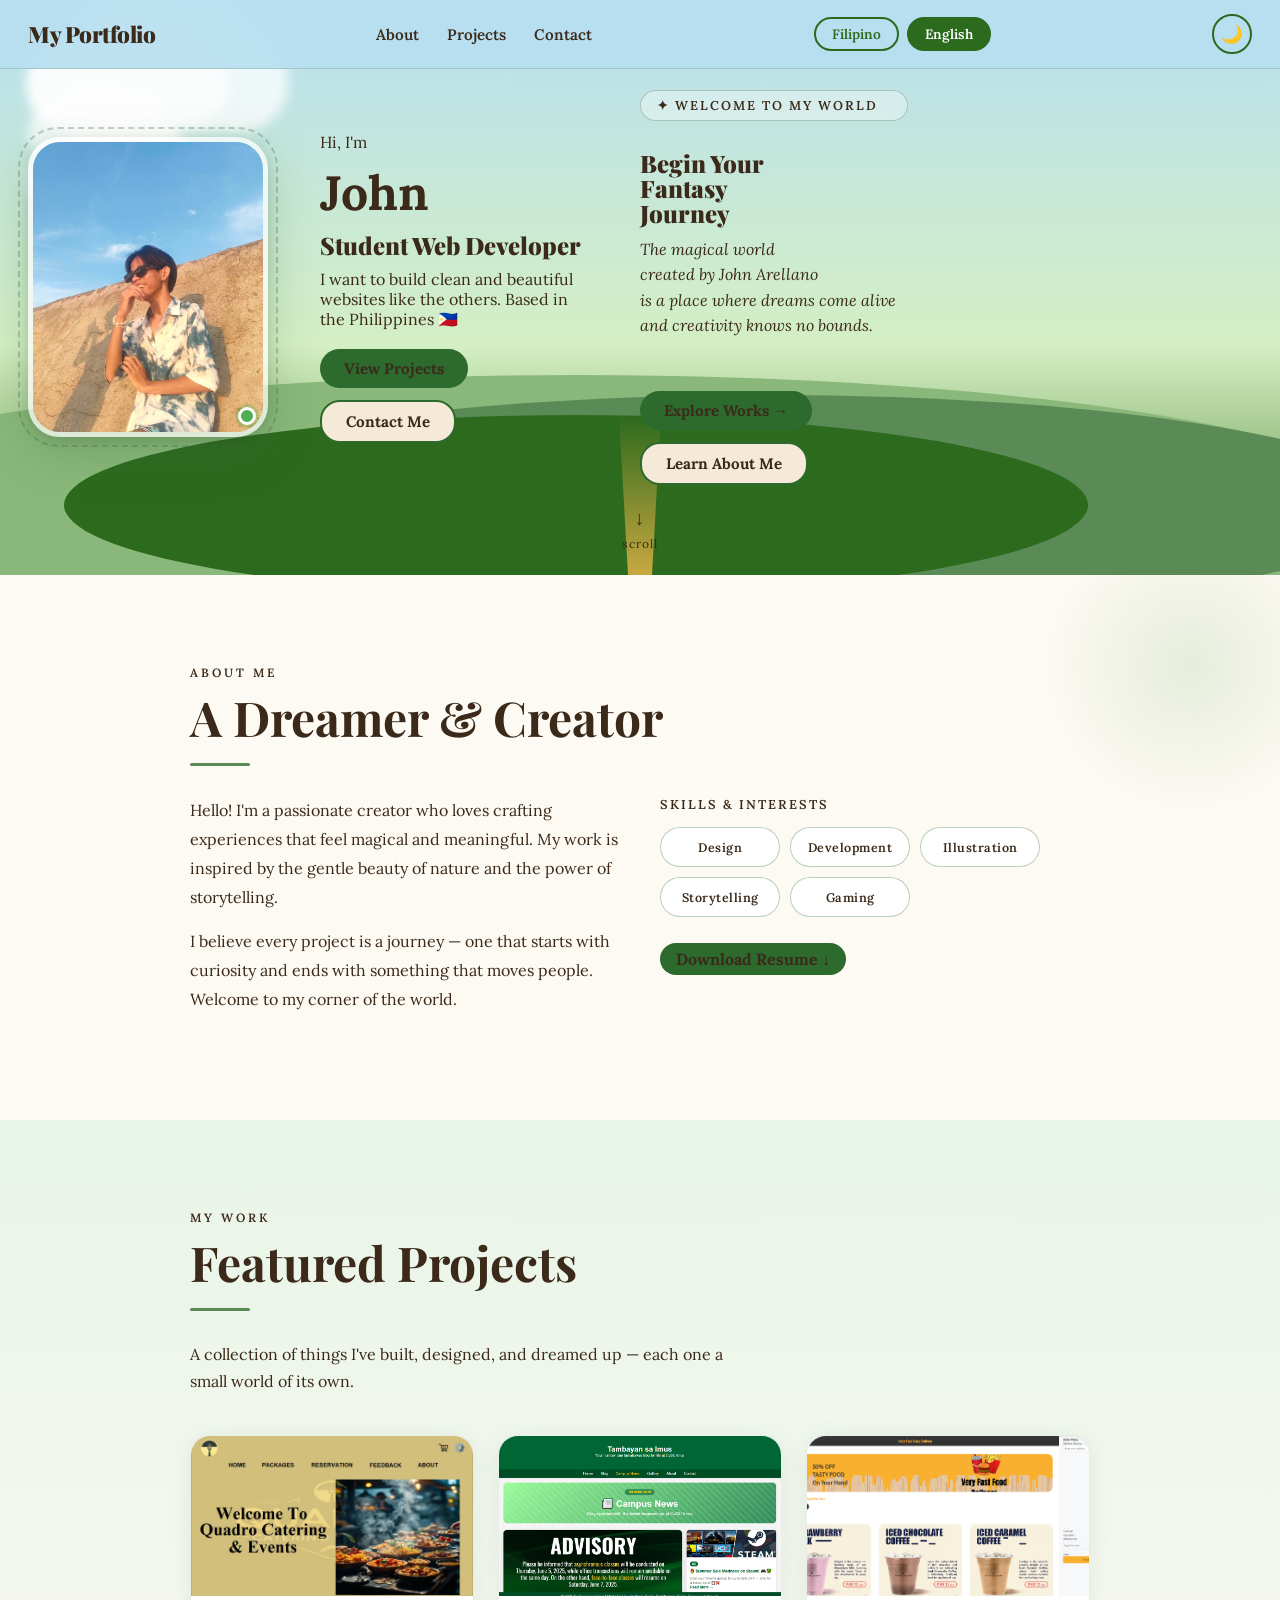
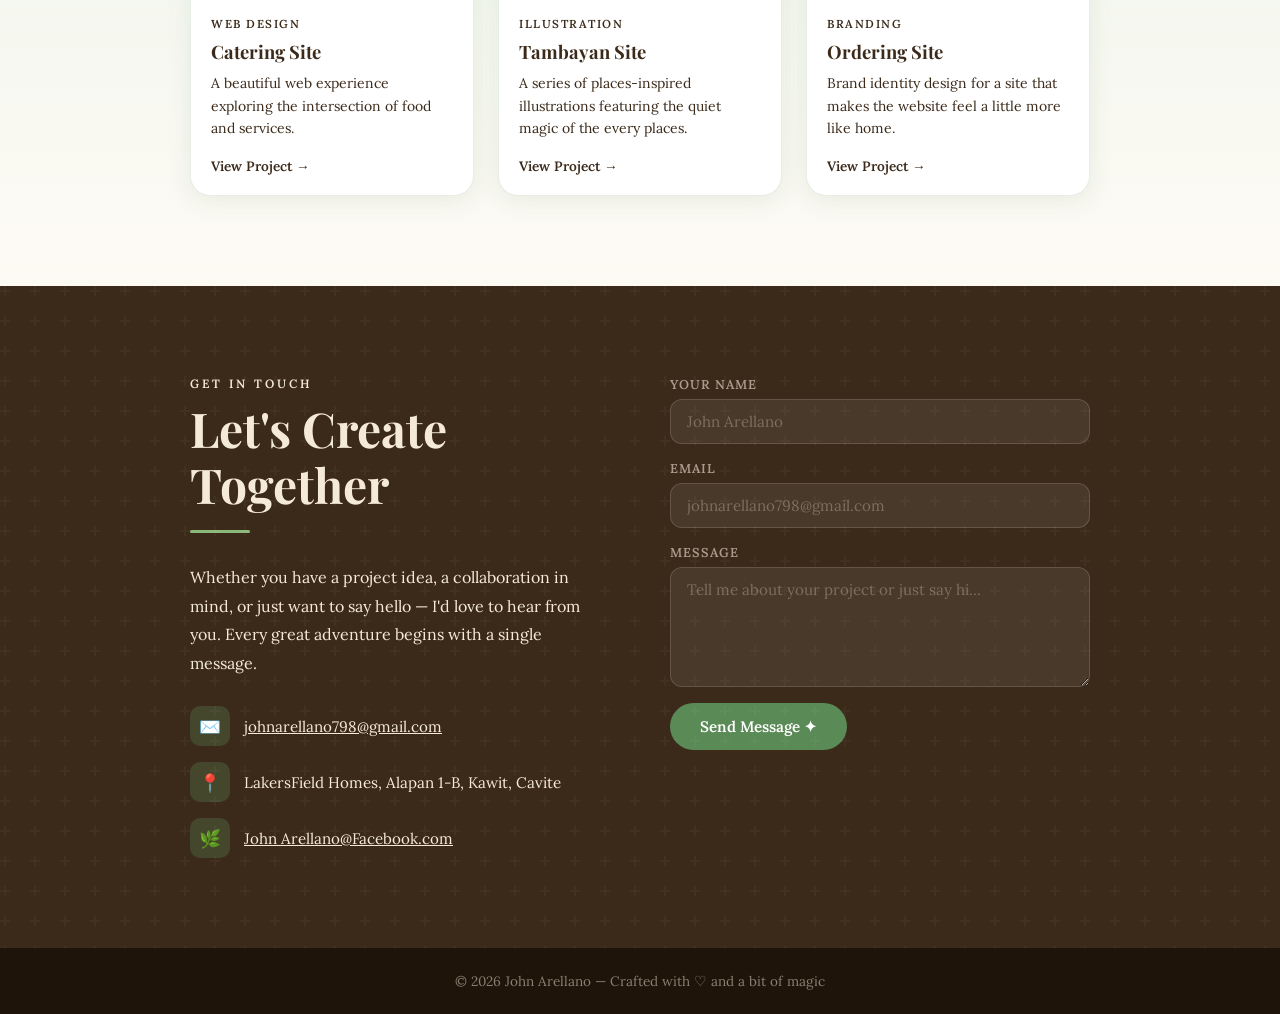
<file: OST FILES/index.html>
<!DOCTYPE html>
<html lang="en">
<head>
  <meta charset="UTF-8" />
  <meta name="viewport" content="width=device-width, initial-scale=1.0"/>
  <title>My Portfolio Journey</title>

  <!-- Google Fonts — ✏️ Change font families here if needed -->
  <link href="https://fonts.googleapis.com/css2?family=Playfair+Display:wght@700;900&family=Lora:ital,wght@0,400;0,600;1,400&display=swap" rel="stylesheet"/>

  <!-- Styles -->
  <link rel="stylesheet" href="styles.css"/>
</head>
<body>

  <!-- ============================================================
       NAVIGATION
       ✏️ Edit: Logo name, nav links, and language buttons
       ============================================================ -->
  <nav>
  <div class="nav-logo" data-en="My Portfolio" data-fil="Ang Aking Portfolio">My Portfolio</div>

  <ul class="nav-links">
    <li><a href="#about" data-en="About" data-fil="Tungkol">About</a></li>
    <li><a href="#projects" data-en="Projects" data-fil="Mga Proyekto">Projects</a></li>
    <li><a href="#contact" data-en="Contact" data-fil="Makipag-ugnayan">Contact</a></li>
  </ul>

  <div class="nav-lang">
    <button class="lang-btn" onclick="setLanguage('fil')">Filipino</button>
    <button class="lang-btn active" onclick="setLanguage('en')">English</button>
  </div>

  <button id="dark-mode-btn" onclick="toggleDarkMode()">🌙</button>
</nav>

<script>
  function setLanguage(lang) {
    // Update active button
    document.querySelectorAll('.lang-btn').forEach(btn => btn.classList.remove('active'));
    event.target.classList.add('active');

    // Translate all elements with data attributes
    document.querySelectorAll('[data-' + lang + ']').forEach(el => {
      el.textContent = el.getAttribute('data-' + lang);
    });
  }

  function toggleDarkMode() {
  document.body.classList.toggle('dark');
  const btn = document.getElementById('dark-mode-btn');

  if (document.body.classList.contains('dark')) {
    btn.textContent = '☀️';
    localStorage.setItem('theme', 'dark');
  } else {
    btn.textContent = '🌙';
    localStorage.setItem('theme', 'light');
  }
}

// Remember user's preference on page reload
window.addEventListener('DOMContentLoaded', () => {
  if (localStorage.getItem('theme') === 'dark') {
    document.body.classList.add('dark');
    document.getElementById('dark-mode-btn').textContent = '☀️';
  }
});
</script>

  <!-- ============================================================
       HERO SECTION
       ✏️ Edit: Main headline, subtitle text, and button labels/links
       ============================================================ -->
  <section id="hero">
    <!-- Background elements (painterly sky + hills) -->
    <div class="hero-sky"></div>
    <div class="cloud cloud-1"></div>
    <div class="cloud cloud-2"></div>
    <div class="cloud cloud-3"></div>
    <div class="cloud cloud-4"></div>
    <div class="hills">
      <div class="hill hill-1"></div>
      <div class="hill hill-2"></div>
      <div class="hill hill-3"></div>
    </div>
    <div class="path"></div>

    <!-- ✏️ Edit the content inside this block -->
    <div class="hero-content">

      <!-- ── HERO PHOTO ── -->
      <div class="hero-photo-wrap">
  <img src="images/hero.jpg" alt="john" class="hero-photo">
  <div class="hero-photo-ring"></div>
  <div class="hero-photo-dot"></div>
</div>

<!-- Add this alongside your photo -->
<div class="hero-text">
  <p class="hero-greeting">Hi, I'm</p>
  <h1 class="hero-name" data-key="hero_name">John</h1>
  <h2 class="hero-title" data-key="hero_title">Student Web Developer</h2>
  <p class="hero-bio" data-key="hero_bio">
    I want to build clean and beautiful websites like the others. Based in the Philippines 🇵🇭
  </p>

  <div class="hero-buttons">
    <a href="#projects" class="btn-primary" data-key="btn_projects">View Projects</a>
    <a href="#contact" class="btn-secondary" data-key="btn_contact">Contact Me</a>
  </div>
</div>

      <!-- ── HERO TEXT ── -->
      <div class="hero-text">
        <!-- ✏️ Edit the badge label -->
        <div class="hero-tag">✦ Welcome to My World</div>

        <!-- ✏️ Edit the main headline -->
        <h1 class="hero-title">
          Begin Your<br>Fantasy<br>Journey
        </h1>

        <!-- ✏️ Edit the subtitle -->
        <p class="hero-subtitle">
          The magical world<br>created by John Arellano<br>is a place where dreams come alive and creativity knows no bounds.
        </p>

        <div class="hero-buttons">
          <!-- ✏️ Change href="#projects" to link to any section or URL -->
          <a href="#projects" class="btn-primary">Explore Works →</a>
          <a href="#about" class="btn-secondary">Learn About Me</a>
        </div>
      </div>

    </div>

    <div class="scroll-hint">
      <span>↓</span>
      scroll
    </div>
  </section>


  <!-- ============================================================
       ABOUT ME SECTION
       ✏️ Edit: Bio paragraphs and skill tags
       ============================================================ -->
  <section id="about">
    <div class="section-inner">
      <div class="section-label">About Me</div>
      <!-- ✏️ Edit the heading below -->
      <h2 class="section-title">A Dreamer &amp; Creator</h2>
      <div class="section-divider"></div>

      <div style="display:grid; grid-template-columns:1fr 1fr; gap:40px; align-items:start;">
        <!-- ✏️ Edit these paragraphs with your own bio -->
        <div class="about-text">
          <p>
            Hello! I'm a passionate creator who loves crafting experiences that feel magical and meaningful. My work is inspired by the gentle beauty of nature and the power of storytelling.
          </p>
          <p>
            I believe every project is a journey — one that starts with curiosity and ends with something that moves people. Welcome to my corner of the world.
          </p>
        </div>

        <div>
          <!-- ✏️ Add or remove skill tags as needed -->
          <p style="font-size:0.8rem;font-weight:600;letter-spacing:2px;text-transform:uppercase;color:var(--green-mid);margin-bottom:14px;">Skills &amp; Interests</p>
          <div class="skills-grid">
  <div class="skill-flip">
    <div class="skill-inner">
      <div class="skill-front">Design</div>
      <div class="skill-back">🎨</div>
    </div>
  </div>

  <div class="skill-flip">
    <div class="skill-inner">
      <div class="skill-front">Development</div>
      <div class="skill-back">💻</div>
    </div>
  </div>

  <div class="skill-flip">
    <div class="skill-inner">
      <div class="skill-front">Illustration</div>
      <div class="skill-back">✏️</div>
    </div>
  </div>

  <div class="skill-flip">
    <div class="skill-inner">
      <div class="skill-front">Storytelling</div>
      <div class="skill-back">📖</div>
    </div>
  </div>

  <div class="skill-flip">
    <div class="skill-inner">
      <div class="skill-front">Gaming</div>
      <div class="skill-back">🎮</div>
    </div>
  </div>
<a href="resume.pdf" download="JayJo_Resume.pdf" class="btn-resume">Download Resume ↓</a>
</div>

  </section>


  <!-- ============================================================
       PROJECTS SECTION
       ✏️ Edit: Add/remove/modify project cards below
       Each .project-card block = one project
       ============================================================ -->
  <section id="projects">
  <div class="section-inner">
    <div class="section-label">My Work</div>
    <h2 class="section-title">Featured Projects</h2>
    <div class="section-divider"></div>
    <p style="color: var(--brown-mid); font-size:1rem; line-height:1.7; max-width:560px;">
      A collection of things I've built, designed, and dreamed up — each one a small world of its own.
    </p>

    <div class="projects-grid">

      <!-- PROJECT CARD 1 -->
      <div class="project-card">
        <div class="project-thumb">
          <img src="images/project1.jpg" alt="Project One"
            style="width: 100%; height: 100%; object-fit: cover; display: block;" />
        </div>
        <div class="project-body">
          <div class="project-tag">Web Design</div>
          <h3 class="project-title">Catering Site</h3>
          <p class="project-desc">A beautiful web experience exploring the intersection of food and services.</p>
          <a href="#" class="project-link">View Project →</a>
        </div>
      </div>

      <!-- PROJECT CARD 2 -->
      <div class="project-card">
        <div class="project-thumb">
          <img src="images/project2.jpg" alt="Project Two"
            style="width: 100%; height: 100%; object-fit: cover; display: block;" />
        </div>
        <div class="project-body">
          <div class="project-tag">Illustration</div>
          <h3 class="project-title">Tambayan Site</h3>
          <p class="project-desc">A series of places-inspired illustrations featuring the quiet magic of the every places.</p>
          <a href="#" class="project-link">View Project →</a>
        </div>
      </div>

      <!-- PROJECT CARD 3 -->
      <div class="project-card">
        <div class="project-thumb">
          <img src="images/project3.png" alt="Project Three"
            style="width: 100%; height: 100%; object-fit: cover; display: block;" />
        </div>
        <div class="project-body">
          <div class="project-tag">Branding</div>
          <h3 class="project-title">Ordering Site</h3>
          <p class="project-desc">Brand identity design for a site that makes the website feel a little more like home.</p>
          <a href="#" class="project-link">View Project →</a>
        </div>
      </div>

    </div>
  </div>
</section>


  <!-- ============================================================
       CONTACT SECTION
       ✏️ Edit: Contact info (email, location, social) and form fields
       ============================================================ -->
  <section id="contact">
    <div class="section-inner">
      <div class="contact-grid">

        <div class="contact-info">
          <div class="section-label">Get In Touch</div>
          <!-- ✏️ Edit heading -->
          <h2 class="section-title">Let's Create<br>Together</h2>
          <div class="section-divider"></div>
          <!-- ✏️ Edit the intro paragraph -->
          <p>
            Whether you have a project idea, a collaboration in mind, or just want to say hello — I'd love to hear from you. Every great adventure begins with a single message.
          </p>

          <!-- ✏️ Edit email, location, and social link below -->
          <div class="contact-items">
            <div class="contact-item">
              <div class="contact-icon">✉️</div>
              <!-- ✏️ Replace with your email -->
              <a href="https://mail.google.com/mail/?view=cm&to=johnarellano798@gmail.com" target="_blank" style="color: var(--cream);">
  johnarellano798@gmail.com
</a>
            </div>
            <div class="contact-item">
              <div class="contact-icon">📍</div>
              <!-- ✏️ Replace with your location -->
              <span>LakersField Homes, Alapan 1-B, Kawit, Cavite</span>
            </div>
            <div class="contact-item">
              <div class="contact-icon">🌿</div>
              <!-- ✏️ Replace with your social link -->
              <a href="https://www.facebook.com/john.arellano.35391/directory_links" target="_blank" style="color: var(--cream);">
  John Arellano@Facebook.com
</a>
            </div>
          </div>
        </div>

        <!-- ✏️ Edit form fields — add/remove as needed -->
        <div class="contact-form">
          <div class="form-group">
            <label>Your Name</label>
            <input type="text" placeholder="John Arellano">
          </div>
          <div class="form-group">
            <label>Email</label>
            <input type="email" placeholder="johnarellano798@gmail.com">
          </div>
          <div class="form-group">
            <label>Message</label>
            <textarea placeholder="Tell me about your project or just say hi..."></textarea>
          </div>
          <!-- ✏️ Change button label if needed -->
          <button class="btn-submit">Send Message ✦</button>
        </div>

      </div>
    </div>
  </section>


  <!-- ============================================================
       FOOTER
       ✏️ Edit: Footer text and any links
       ============================================================ -->
  <footer>
    <!-- ✏️ Edit copyright name and year -->
    <p>© 2026 <a href="#">John Arellano</a> — Crafted with ♡ and a bit of magic</p>
  </footer>


  <!-- JavaScript — loaded at end of body for best performance -->
  <script src="main.js"></script>

</body>
</html>
</file>
<file: OST FILES/styles.css>
/* ============================================================
   GLOBAL STYLES & CSS VARIABLES — Edit colors/fonts here
   ============================================================ */
:root {
  --sky-light: #b8dff0;
  --sky-mid: #8ec9e8;
  --green-dark: #2c6a1d;
  --green-mid: #5a8a56;
  --green-light: #8ab87a;
  --gold: #d4a843;
  --cream: #f5ead8;
  --brown-dark: #3b2a1a;
  --brown-mid: #5c3d20;
  --white-soft: #fdfaf4;
  --font-heading: 'Playfair Display', serif;
  --font-body: 'Lora', serif;
}

* { margin: 0; padding: 0; box-sizing: border-box; }

html { scroll-behavior: smooth; }

body {
  font-family: var(--font-body);
  color: var(--brown-dark);
  background: var(--white-soft);
  overflow-x: hidden;
}

/* ============================================================
   NAVIGATION — Edit nav links and logo name here
   ============================================================ */
nav {
  position: fixed;
  top: 0; left: 0; right: 0;
  z-index: 100;
  background: rgba(184, 223, 240, 0.92);
  backdrop-filter: blur(8px);
  padding: 14px 28px;
  display: flex;
  align-items: center;
  justify-content: space-between;
  border-bottom: 1px solid rgba(61, 107, 58, 0.2);
}

.nav-logo {
  font-family: var(--font-heading);
  font-size: 1.4rem;
  color: var(--green-dark);
  font-weight: 900;
  letter-spacing: -0.5px;
}

.nav-links {
  display: flex;
  gap: 28px;
  list-style: none;
}

.nav-links a {
  font-family: var(--font-body);
  font-size: 0.95rem;
  color: var(--brown-dark);
  text-decoration: none;
  font-weight: 600;
  transition: color 0.2s;
}

.nav-links a:hover { color: var(--green-dark); }

.nav-lang {
  display: flex;
  gap: 8px;
}

.lang-btn {
  padding: 6px 16px;
  border-radius: 999px;
  font-family: var(--font-body);
  font-size: 0.85rem;
  font-weight: 600;
  cursor: pointer;
  border: 2px solid var(--green-dark);
  transition: all 0.2s;
}

.lang-btn.active {
  background: var(--green-dark);
  color: #fff;
}

.lang-btn:not(.active) {
  background: transparent;
  color: var(--green-dark);
}

/* ============================================================
   HERO SECTION — Edit headline, subtitle, and button text here
   ============================================================ */
#hero {
  position: relative;
  overflow: hidden;
  background: linear-gradient(180deg, #b8dff0 0%, #d4efc4 60%, #5a8a3c 100%);
}
.cloud {
  position: absolute;
  background: white;
  border-radius: 50px;
  opacity: 0.75;
  filter: blur(6px);
  animation: moveClouds linear infinite;
}

.cloud::before,
.cloud::after {
  content: '';
  position: absolute;
  background: white;
  border-radius: 50%;
}

.cloud::before {
  width: 60%;
  height: 150%;
  top: -40%;
  left: 15%;
}

.cloud::after {
  width: 40%;
  height: 130%;
  top: -30%;
  left: 50%;
}

.cloud-1 { width: 200px; height: 80px;  top: 8%;  animation-duration: 30s; animation-delay: 0s; }
.cloud-2 { width: 150px; height: 60px;  top: 18%; animation-duration: 45s; animation-delay: -10s; }
.cloud-3 { width: 260px; height: 104px; top: 5%;  animation-duration: 38s; animation-delay: -20s; }
.cloud-4 { width: 180px; height: 72px;  top: 25%; animation-duration: 50s; animation-delay: -5s; }

@keyframes moveClouds {
  from { transform: translateX(-300px); }
  to   { transform: translateX(110vw); }
}

/* Rolling hills */
.hills {
  position: absolute;
  bottom: 0; left: 0; right: 0;
  height: 45%;
  z-index: 2;
}

.hill {
  position: absolute;
  border-radius: 50%;
}

.hill-1 {
  width: 130%; height: 280px;
  background: var(--green-light);
  bottom: -80px; left: -20%;
}

.hill-2 {
  width: 100%; height: 220px;
  background: var(--green-mid);
  bottom: -40px; right: -10%;
}

.hill-3 {
  width: 80%; height: 180px;
  background: var(--green-dark);
  bottom: -20px; left: 5%;
}

/* Path line */
.path {
  position: absolute;
  bottom: 0;
  left: 50%;
  transform: translateX(-50%);
  width: 60px;
  height: 160px;
  background: linear-gradient(to top, #c8a840, transparent);
  clip-path: polygon(30% 100%, 70% 100%, 85% 0%, 15% 0%);
  z-index: 3;
}

/* Hero layout — two columns: photo left, text right */
.hero-content {
  position: relative;
  z-index: 10;
  width: 100%;
  max-width: 880px;
  display: flex;
  align-items: center;
  gap: 52px;
  text-align: left;
}

/* ── Hero Photo ── */
.hero-photo-wrap {
  flex-shrink: 0;
  position: relative;
}

/* ✏️ EDIT: Replace src in the HTML below with your own photo path */
.hero-photo {
  width: 240px;
  height: 300px;
  object-fit: cover;
  border-radius: 32px;
  border: 5px solid rgba(255,255,255,0.7);
  box-shadow: 0 16px 48px rgba(61,107,58,0.25), 0 4px 12px rgba(0,0,0,0.12);
  display: block;
}

/* Placeholder shown when no photo is provided */
.hero-photo-placeholder {
  width: 240px;
  height: 300px;
  border-radius: 32px;
  border: 5px solid rgba(255,255,255,0.7);
  box-shadow: 0 16px 48px rgba(61,107,58,0.25);
  background: linear-gradient(160deg, rgba(255,255,255,0.6) 0%, rgba(138,184,122,0.5) 100%);
  display: flex;
  flex-direction: column;
  align-items: center;
  justify-content: center;
  gap: 10px;
  color: var(--green-dark);
  font-size: 0.8rem;
  font-weight: 600;
  letter-spacing: 1px;
  text-align: center;
  padding: 20px;
}

.hero-photo-placeholder span { font-size: 3.5rem; }

/* Decorative ring around photo */
.hero-photo-ring {
  position: absolute;
  inset: -10px;
  border-radius: 40px;
  border: 2px dashed rgba(61,107,58,0.3);
  pointer-events: none;
}

/* Online/available dot */
.hero-photo-dot {
  position: absolute;
  bottom: 12px; right: 12px;
  width: 18px; height: 18px;
  background: #4caf50;
  border-radius: 50%;
  border: 3px solid #fff;
  box-shadow: 0 0 0 3px rgba(76,175,80,0.3);
}

/* ── Hero Text ── */
.hero-text { flex: 1; }

.hero-tag {
  display: inline-block;
  background: rgba(255,255,255,0.35);
  border: 1px solid rgba(61,107,58,0.3);
  color: var(--green-dark);
  font-size: 0.8rem;
  font-weight: 600;
  letter-spacing: 2px;
  text-transform: uppercase;
  padding: 6px 16px;
  border-radius: 999px;
  margin-bottom: 20px;
}

.hero-title {
  font-family: var(--font-heading);
  font-size: clamp(2.2rem, 5vw, 3.8rem);
  font-weight: 900;
  color: var(--brown-dark);
  line-height: 1.05;
  margin-bottom: 16px;
  text-shadow: 0 2px 20px rgba(255,255,255,0.4);
}

.hero-subtitle {
  font-size: 1rem;
  color: var(--brown-mid);
  font-style: italic;
  margin-bottom: 32px;
  line-height: 1.6;
}

.hero-buttons {
  display: flex;
  gap: 14px;
  flex-wrap: wrap;
}

@media (max-width: 680px) {
  .hero-content {
    flex-direction: column;
    text-align: center;
    gap: 32px;
  }
  .hero-buttons { justify-content: center; }
  .hero-photo, .hero-photo-placeholder {
    width: 180px;
    height: 220px;
  }
}

.btn-primary {
  background: var(--green-dark);
  color: #fff;
  padding: 14px 30px;
  border-radius: 999px;
  font-family: var(--font-body);
  font-weight: 600;
  font-size: 0.95rem;
  text-decoration: none;
  border: none;
  cursor: pointer;
  transition: transform 0.2s, background 0.2s;
  display: inline-flex;
  align-items: center;
  gap: 8px;
}

.btn-primary:hover {
  background: var(--green-mid);
  transform: translateY(-2px);
}

.btn-secondary {
  background: var(--cream);
  color: var(--brown-dark);
  padding: 14px 30px;
  border-radius: 999px;
  font-family: var(--font-body);
  font-weight: 600;
  font-size: 0.95rem;
  text-decoration: none;
  border: 2px solid var(--gold);
  cursor: pointer;
  transition: transform 0.2s, background 0.2s;
}

.btn-secondary:hover {
  background: #ede0c4;
  transform: translateY(-2px);
}

/* Scroll indicator */
.scroll-hint {
  position: absolute;
  bottom: 24px;
  left: 50%;
  transform: translateX(-50%);
  z-index: 10;
  display: flex;
  flex-direction: column;
  align-items: center;
  gap: 6px;
  color: var(--brown-mid);
  font-size: 0.75rem;
  letter-spacing: 1px;
  animation: bounce 2s infinite;
}

.scroll-hint span { font-size: 1.2rem; }

@keyframes bounce {
  0%, 100% { transform: translateX(-50%) translateY(0); }
  50%       { transform: translateX(-50%) translateY(8px); }
}

.hero-section {
  display: flex;
  align-items: center;
  gap: 40px;
}

.hero-text {
  display: flex;
  flex-direction: column;
  gap: 10px;
}

.hero-greeting {
  font-size: 1rem;
  color: #555;
}

.hero-name {
  font-size: 3rem;
  font-weight: bold;
  color: #2d6a2d;
  margin: 0;
}

.hero-title {
  font-size: 1.5rem;
  color: #444;
  margin: 0;
}

.hero-bio {
  font-size: 1rem;
  color: #666;
  max-width: 400px;
}

.hero-buttons {
  display: flex;
  gap: 12px;
  margin-top: 10px;
}

.btn-primary {
  background-color: #2d6a2d;
  color: white;
  padding: 10px 24px;
  border-radius: 20px;
  text-decoration: none;
  font-weight: bold;
}

.btn-secondary {
  border: 2px solid #2d6a2d;
  color: #2d6a2d;
  padding: 10px 24px;
  border-radius: 20px;
  text-decoration: none;
  font-weight: bold;
}

/* ============================================================
   SHARED SECTION STYLES
   ============================================================ */
section {
  padding: 90px 28px;
}

.section-inner {
  max-width: 900px;
  margin: 0 auto;
}

.section-label {
  font-size: 0.75rem;
  font-weight: 600;
  letter-spacing: 3px;
  text-transform: uppercase;
  color: var(--green-mid);
  margin-bottom: 10px;
}

.section-title {
  font-family: var(--font-heading);
  font-size: clamp(2rem, 5vw, 3rem);
  color: var(--brown-dark);
  margin-bottom: 18px;
  line-height: 1.15;
}

.section-divider {
  width: 60px;
  height: 3px;
  background: var(--green-mid);
  border-radius: 999px;
  margin-bottom: 30px;
}

/* ============================================================
   ABOUT ME SECTION — Edit text content here
   ============================================================ */
#about {
  background: var(--white-soft);
  position: relative;
  overflow: hidden;
}

#about::before {
  content: '';
  position: absolute;
  top: -60px; right: -60px;
  width: 300px; height: 300px;
  border-radius: 50%;
  background: radial-gradient(circle, rgba(138,184,122,0.2) 0%, transparent 70%);
  pointer-events: none;
}

.about-grid {
  display: grid;
  grid-template-columns: 1fr 1fr;
  gap: 60px;
  align-items: center;
}

.about-image-wrap {
  position: relative;
}

/* ✏️ EDIT: Replace this URL with your own photo */
.about-image {
  width: 100%;
  aspect-ratio: 3/4;
  object-fit: cover;
  border-radius: 24px;
  border: 4px solid var(--cream);
  box-shadow: 8px 12px 40px rgba(61,107,58,0.2);
}

/* Placeholder if no image */
.about-image-placeholder {
  width: 100%;
  aspect-ratio: 3/4;
  background: linear-gradient(135deg, var(--sky-light), var(--green-light));
  border-radius: 24px;
  border: 4px solid var(--cream);
  box-shadow: 8px 12px 40px rgba(61,107,58,0.2);
  display: flex;
  align-items: center;
  justify-content: center;
  font-size: 4rem;
}

.about-badge {
  position: absolute;
  bottom: -16px; right: -16px;
  background: var(--green-dark);
  color: #fff;
  padding: 14px 20px;
  border-radius: 16px;
  font-family: var(--font-heading);
  font-size: 1.3rem;
  font-weight: 700;
  box-shadow: 0 6px 20px rgba(61,107,58,0.3);
}

.about-badge small {
  display: block;
  font-family: var(--font-body);
  font-size: 0.7rem;
  font-weight: 400;
  opacity: 0.8;
  margin-top: 2px;
}

/* ✏️ EDIT: Change about text paragraphs here */
.about-text p {
  font-size: 1rem;
  line-height: 1.8;
  color: var(--brown-mid);
  margin-bottom: 16px;
}

.about-skills {
  display: flex;
  flex-wrap: wrap;
  gap: 10px;
  margin-top: 24px;
}

/* ✏️ EDIT: Add/remove skill tags here (in the HTML below) */
.skill-tag {
  background: rgba(90,138,86,0.12);
  color: var(--green-dark);
  border: 1px solid rgba(90,138,86,0.3);
  padding: 6px 16px;
  border-radius: 999px;
  font-size: 0.85rem;
  font-weight: 600;
}

.btn-resume {
  display: inline-block;
  margin-top: 16px;
  padding: 6px 16px;
  background: #2d6a2d;
  color: white;
  border-radius: 20px;
  text-decoration: none;
  font-weight: bold;
}

.skills-grid {
  display: flex;
  flex-wrap: wrap;
  gap: 10px;
}

.skill-flip {
  width: 120px;
  height: 40px;
  perspective: 600px;
  cursor: pointer;
}

.skill-inner {
  position: relative;
  width: 100%;
  height: 100%;
  transform-style: preserve-3d;
  transition: transform 0.5s ease;
}

.skill-flip:hover .skill-inner {
  transform: rotateY(180deg);
}

.skill-front,
.skill-back {
  position: absolute;
  width: 100%;
  height: 100%;
  backface-visibility: hidden;
  border-radius: 999px;
  display: flex;
  align-items: center;
  justify-content: center;
  border: 1.5px solid rgba(90,138,86,0.4);
}

.skill-front {
  background: white;
  color: var(--green-dark);
  font-size: 0.78rem;
  font-weight: 600;
  letter-spacing: 0.5px;
}

.skill-back {
  background: var(--green-dark);
  color: white;
  font-size: 1.3rem;
  transform: rotateY(180deg);
}
/* ============================================================
   PROJECTS SECTION — Edit project cards here
   ============================================================ */
#projects {
  background: linear-gradient(180deg, #e8f4e8 0%, var(--white-soft) 100%);
}

.projects-grid {
  display: grid;
  grid-template-columns: repeat(auto-fill, minmax(260px, 1fr));
  gap: 24px;
  margin-top: 40px;
}

/* ✏️ EDIT: Each .project-card = one project. Duplicate or remove cards as needed */
.project-card {
  background: #fff;
  border-radius: 20px;
  overflow: hidden;
  box-shadow: 0 4px 24px rgba(61,107,58,0.1);
  transition: transform 0.25s, box-shadow 0.25s;
  border: 1px solid rgba(90,138,86,0.15);
}

.project-card:hover {
  transform: translateY(-6px);
  box-shadow: 0 12px 40px rgba(61,107,58,0.18);
}

.project-thumb {
  height: 160px;
  display: flex;
  align-items: center;
  justify-content: center;
  font-size: 3.5rem;
}

.project-body {
  padding: 20px;
}

.project-tag {
  font-size: 0.72rem;
  font-weight: 600;
  letter-spacing: 1.5px;
  text-transform: uppercase;
  color: var(--green-mid);
  margin-bottom: 8px;
}

.project-title {
  font-family: var(--font-heading);
  font-size: 1.15rem;
  color: var(--brown-dark);
  margin-bottom: 8px;
}

.project-desc {
  font-size: 0.875rem;
  color: var(--brown-mid);
  line-height: 1.6;
  margin-bottom: 16px;
}

.project-link {
  font-size: 0.85rem;
  font-weight: 600;
  color: var(--green-dark);
  text-decoration: none;
  display: inline-flex;
  align-items: center;
  gap: 4px;
}


.project-link:hover { text-decoration: underline; }

/* ============================================================
   CONTACT SECTION — Edit contact info and form here
   ============================================================ */
#contact {
  background: var(--brown-dark);
  color: var(--cream);
  position: relative;
  overflow: hidden;
}

#contact::before {
  content: '';
  position: absolute;
  inset: 0;
  background: url("data:image/svg+xml,%3Csvg width='60' height='60' viewBox='0 0 60 60' xmlns='http://www.w3.org/2000/svg'%3E%3Cg fill='none' fill-rule='evenodd'%3E%3Cg fill='%23ffffff' fill-opacity='0.03'%3E%3Cpath d='M36 34v-4h-2v4h-4v2h4v4h2v-4h4v-2h-4zm0-30V0h-2v4h-4v2h4v4h2V6h4V4h-4zM6 34v-4H4v4H0v2h4v4h2v-4h4v-2H6zM6 4V0H4v4H0v2h4v4h2V6h4V4H6z'/%3E%3C/g%3E%3C/g%3E%3C/svg%3E");
  pointer-events: none;
}

#contact .section-title { color: var(--cream); }
#contact .section-label { color: var(--green-light); }
#contact .section-divider { background: var(--green-light); }

.contact-grid {
  display: grid;
  grid-template-columns: 1fr 1fr;
  gap: 60px;
  align-items: start;
}

/* ✏️ EDIT: Update contact info text and links here */
.contact-info p {
  font-size: 1rem;
  line-height: 1.8;
  color: rgba(245,234,216,0.8);
  margin-bottom: 28px;
}

.contact-items {
  display: flex;
  flex-direction: column;
  gap: 16px;
}

.contact-item {
  display: flex;
  align-items: center;
  gap: 14px;
  font-size: 0.95rem;
  color: var(--cream);
}

.contact-icon {
  width: 40px; height: 40px;
  background: rgba(90,138,86,0.3);
  border-radius: 10px;
  display: flex;
  align-items: center;
  justify-content: center;
  font-size: 1.1rem;
  flex-shrink: 0;
}

/* ✏️ EDIT: The contact form fields — add/remove inputs as needed */
.contact-form {
  display: flex;
  flex-direction: column;
  gap: 16px;
}

.form-group {
  display: flex;
  flex-direction: column;
  gap: 6px;
}

.form-group label {
  font-size: 0.8rem;
  font-weight: 600;
  letter-spacing: 1px;
  text-transform: uppercase;
  color: rgba(245,234,216,0.6);
}

.form-group input,
.form-group textarea {
  background: rgba(255,255,255,0.07);
  border: 1px solid rgba(255,255,255,0.15);
  border-radius: 12px;
  padding: 12px 16px;
  color: var(--cream);
  font-family: var(--font-body);
  font-size: 0.95rem;
  outline: none;
  transition: border-color 0.2s;
}

.form-group input:focus,
.form-group textarea:focus {
  border-color: var(--green-light);
}

.form-group input::placeholder,
.form-group textarea::placeholder {
  color: rgba(245,234,216,0.3);
}

.form-group textarea {
  resize: vertical;
  min-height: 120px;
}

.btn-submit {
  background: var(--green-mid);
  color: #fff;
  padding: 14px 30px;
  border-radius: 999px;
  font-family: var(--font-body);
  font-weight: 600;
  font-size: 0.95rem;
  border: none;
  cursor: pointer;
  transition: background 0.2s, transform 0.2s;
  align-self: flex-start;
}

.btn-submit:hover {
  background: var(--green-dark);
  transform: translateY(-2px);
}

/* ============================================================
   FOOTER — Edit footer text and links here
   ============================================================ */
footer {
  background: #1e1409;
  color: rgba(245,234,216,0.5);
  text-align: center;
  padding: 24px 28px;
  font-size: 0.85rem;
}

footer a {
  color: var(--green-light);
  text-decoration: none;
}

/* ============================================================
   RESPONSIVE — Mobile adjustments
   ============================================================ */
@media (max-width: 680px) {
  nav { flex-wrap: wrap; gap: 10px; padding: 12px 16px; }
  .nav-logo { font-size: 1.1rem; }
  .nav-links { gap: 16px; }
  .about-grid,
  .contact-grid { grid-template-columns: 1fr; }
  .about-image-wrap { max-width: 280px; margin: 0 auto; }
}

/* Dark mode toggle button */
#dark-mode-btn {
  background: transparent;
  border: 2px solid var(--green-dark);
  border-radius: 50%;
  width: 40px;
  height: 40px;
  font-size: 1.1rem;
  cursor: pointer;
  transition: all 0.3s;
}

#dark-mode-btn:hover {
  background: var(--green-dark);
}

/* Darken the backgrounds */
body.dark {
  background-color: #0f1a0e !important;
}

body.dark #hero {
  background: linear-gradient(180deg, #0a1628 0%, #0f2d1a 60%, #1a3a0e 100%) !important;
}

body.dark .hero-sky {
  background: #0a1628 !important;
}

body.dark .hill,
body.dark .hill-1,
body.dark .hill-2,
body.dark .hill-3 {
  background: #1a3a0e !important;
  filter: brightness(0.4);
}

body.dark nav {
  background: rgba(10, 20, 10, 0.95) !important;
}

body.dark #about,
body.dark #projects,
body.dark #contact,
body.dark section {
  background: #0f1a0e !important;
}

body.dark .path {
  filter: brightness(0.3);
}

/* Dark mode styles */
/* All text becomes readable in dark mode */
body.dark,
body.dark p,
body.dark h1,
body.dark h2,
body.dark h3,
body.dark h4,
body.dark h5,
body.dark h6,
body.dark span,
body.dark a,
body.dark li,
body.dark label,
body.dark div,
body.dark .section-title,
body.dark .section-label,
body.dark .section-divider,
body.dark .project-title,
body.dark .project-desc,
body.dark .project-tag,
body.dark .project-link,
body.dark .hero-name,
body.dark .hero-title,
body.dark .hero-desc,
body.dark .skill-front,
body.dark nav a,
body.dark footer {
  color: #d4e8d0 !important;
  text-shadow: 0 0 8px rgba(100, 220, 100, 0.8),
               0 0 20px rgba(80, 200, 80, 0.5),
               0 0 40px rgba(60, 180, 60, 0.3);
}

/* Back to normal in light mode */
body:not(.dark) p,
body:not(.dark) h1,
body:not(.dark) h2,
body:not(.dark) h3,
body:not(.dark) span,
body:not(.dark) a,
body:not(.dark) div {
  color: unset !important;
  text-shadow: none !important;
}

* {
  transition: background-color 0.3s ease,
              color 0.3s ease,
              text-shadow 0.3s ease;
}

/* ===== DARK MODE FIXES ===== */

body.dark .project-card {
  background: #1a2e18 !important;
  border: 1px solid rgba(100, 200, 100, 0.3) !important;
}

body.dark * {
  color: #e8f5e8 !important;
  text-shadow: 0 0 6px rgba(100, 220, 100, 0.4) !important;
}

body.dark .project-tag,
body.dark .section-label {
  color: #90d490 !important;
  text-shadow: none !important;
}

body.dark .project-desc,
body.dark p {
  color: #c8e8c8 !important;
  text-shadow: none !important;
}

body.dark .project-title,
body.dark h1,
body.dark h2,
body.dark h3 {
  color: #ffffff !important;
  text-shadow: 0 0 8px rgba(100, 220, 100, 0.5) !important;
}

/* ===== DARK MODE BUTTON & ELEMENT FIXES ===== */

/* Primary buttons */
body.dark .btn-primary {
  background: #2d5a27 !important;
  color: #e8f5e8 !important;
  text-shadow: none !important;
}

/* Secondary/outline buttons */
body.dark .btn-secondary,
body.dark .btn-resume {
  background: #1a2e18 !important;
  color: #e8f5e8 !important;
  border-color: rgba(100, 200, 100, 0.5) !important;
  text-shadow: none !important;
}

/* Skill flip buttons */
body.dark .skill-front {
  background: #1a2e18 !important;
  color: #e8f5e8 !important;
  border-color: rgba(100, 200, 100, 0.4) !important;
  text-shadow: none !important;
}

body.dark .skill-back {
  background: #2d5a27 !important;
}

/* Contact form */
body.dark .contact-form input,
body.dark .contact-form textarea {
  background: #1a2e18 !important;
  color: #e8f5e8 !important;
  border-color: rgba(100, 200, 100, 0.3) !important;
}

body.dark .btn-submit {
  background: #2d5a27 !important;
  color: #e8f5e8 !important;
  text-shadow: none !important;
}

/* Nav buttons */
body.dark .lang-btn {
  background: #1a2e18 !important;
  color: #e8f5e8 !important;
  border-color: rgba(100, 200, 100, 0.4) !important;
  text-shadow: none !important;
}

body.dark .lang-btn.active {
  background: #2d5a27 !important;
}

/* Section label */
body.dark .section-label {
  background: transparent !important;
  color: #90d490 !important;
  text-shadow: none !important;
}

/* Inline color styles override */
body.dark [style*="color: var(--brown-mid)"],
body.dark [style*="color:var(--brown-mid)"] {
  color: #c8e8c8 !important;
}
</file>
